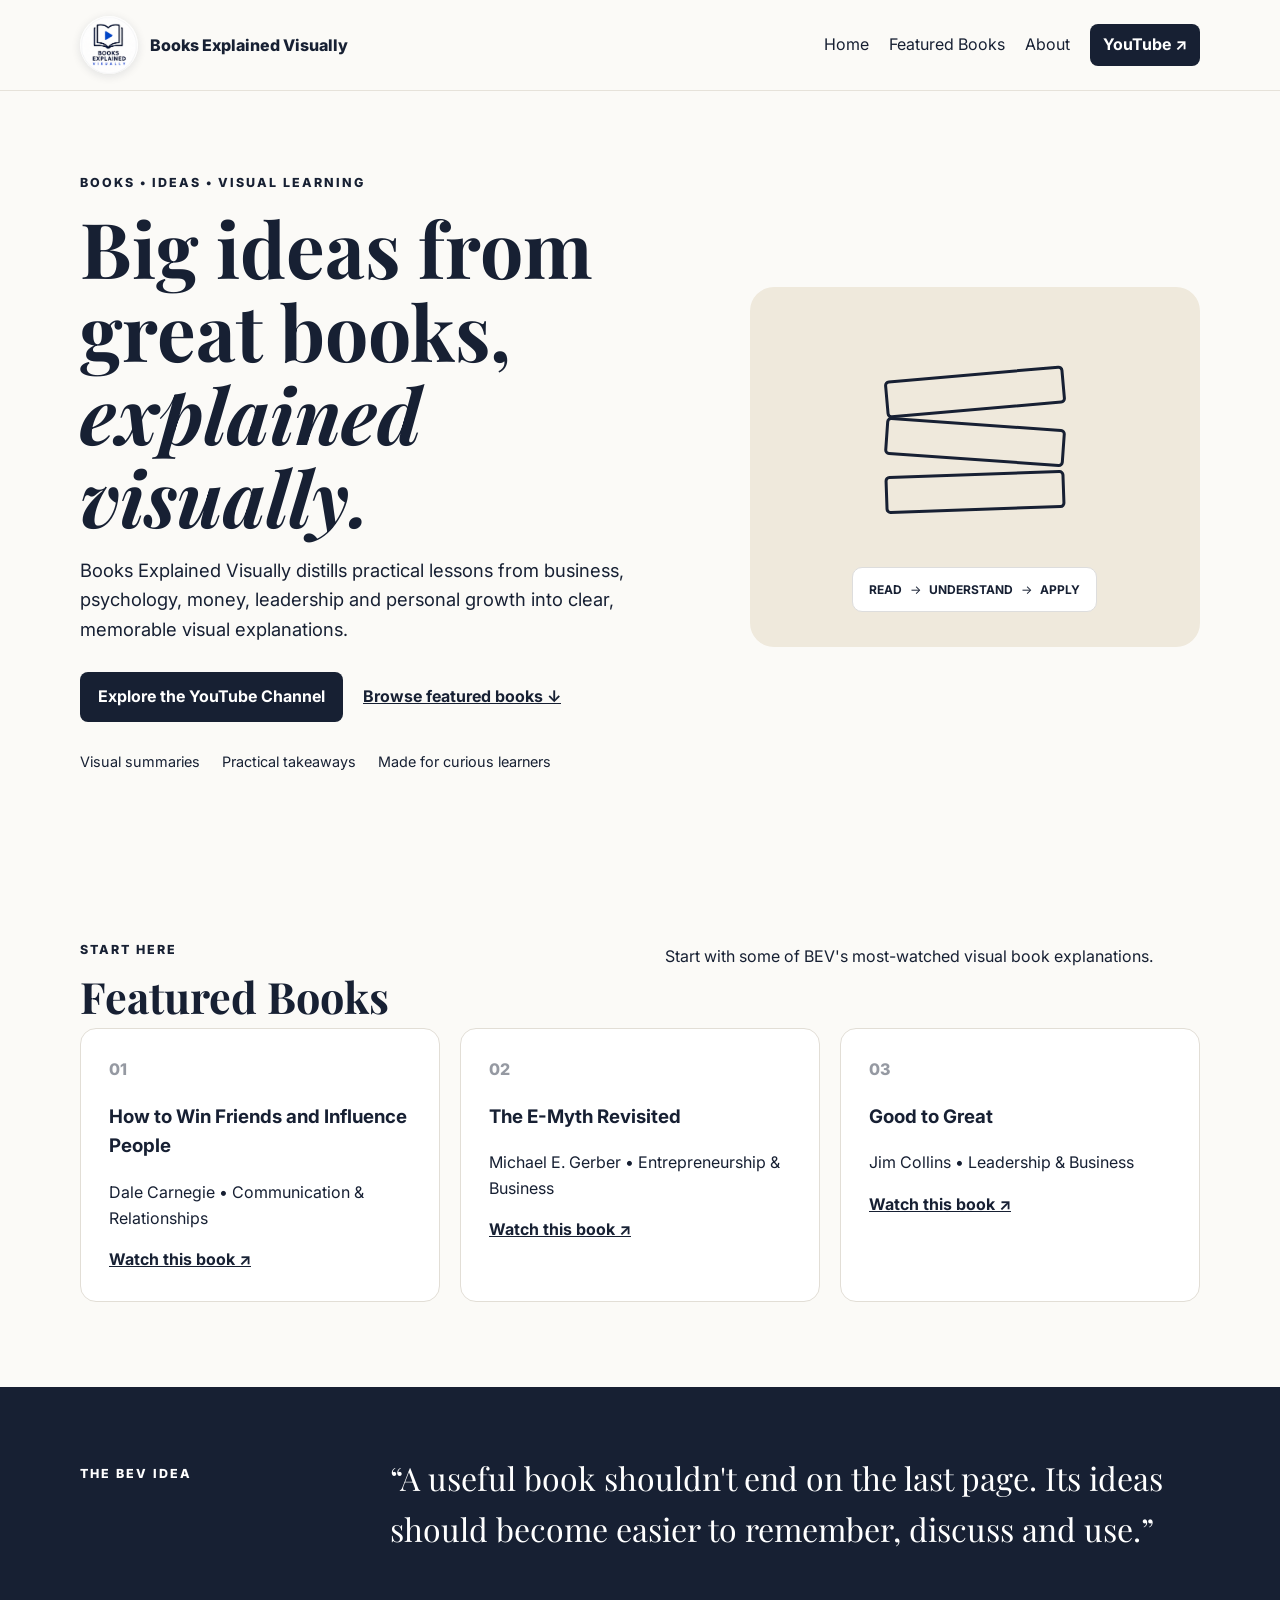
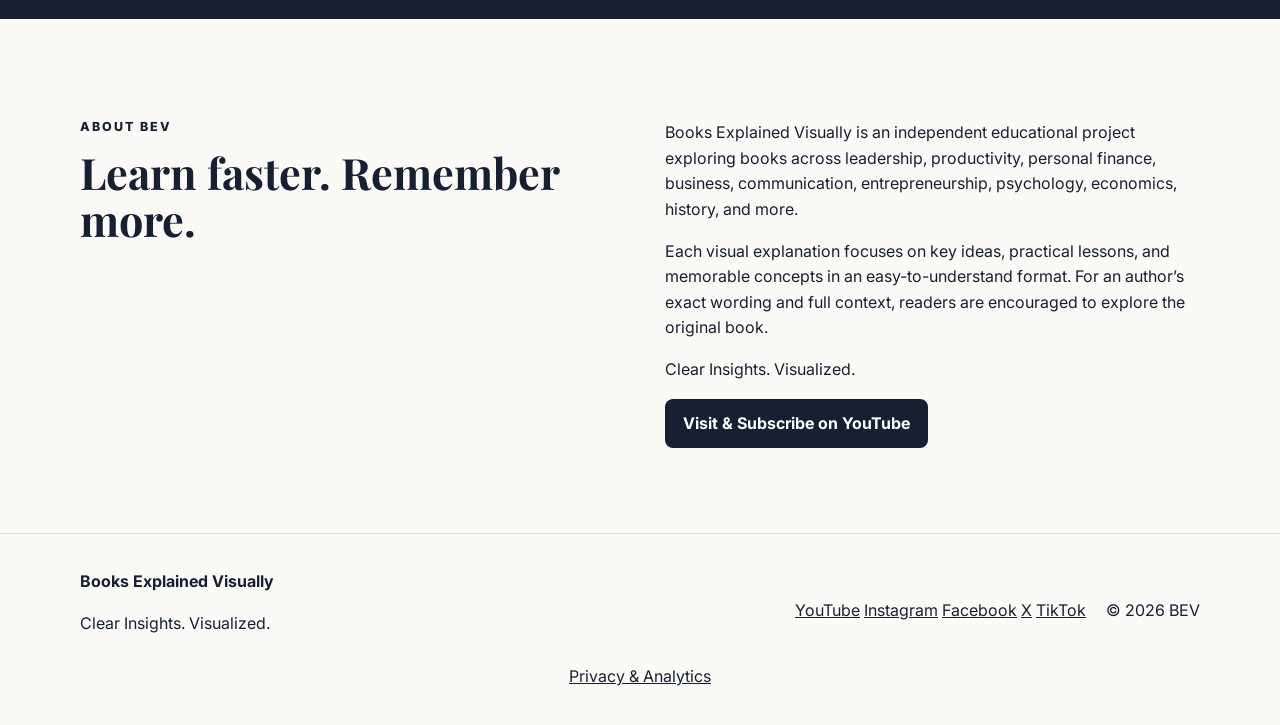
<file: index.html>
<!doctype html>
<html lang="en">
<head>
  <!-- Google Tag Manager -->
  <script>(function(w,d,s,l,i){w[l]=w[l]||[];w[l].push({'gtm.start':
  new Date().getTime(),event:'gtm.js'});var f=d.getElementsByTagName(s)[0],
  j=d.createElement(s),dl=l!='dataLayer'?'&l='+l:'';j.async=true;j.src=
  'https://www.googletagmanager.com/gtm.js?id='+i+dl;f.parentNode.insertBefore(j,f);
  })(window,document,'script','dataLayer','GTM-5MW9NNTH');</script>
  <!-- End Google Tag Manager -->
  <meta charset="utf-8" />
  <meta name="viewport" content="width=device-width,initial-scale=1" />
  <meta name="description" content="Books Explained Visually turns big ideas from great books into clear visual explanations." />
  <title>Books Explained Visually | Big Ideas, Made Visual</title>
  <link rel="preconnect" href="https://fonts.googleapis.com">
  <link rel="preconnect" href="https://fonts.gstatic.com" crossorigin>
  <link href="https://fonts.googleapis.com/css2?family=Inter:wght@400;600;700;800&family=Playfair+Display:wght@700&display=swap" rel="stylesheet">
  <link rel="stylesheet" href="styles.css" />

</head>
<body>
  <!-- Google Tag Manager (noscript) -->
  <noscript><iframe src="https://www.googletagmanager.com/ns.html?id=GTM-5MW9NNTH"
  height="0" width="0" style="display:none;visibility:hidden"></iframe></noscript>
  <!-- End Google Tag Manager (noscript) -->
  <header class="nav-wrap">
    <nav class="nav container" aria-label="Main navigation">
      <a class="brand" href="#top" data-track="nav_home" aria-label="Books Explained Visually home"><img class="brand-logo" src="bev-logo.png" alt="Books Explained Visually logo"><span class="brand-name">Books Explained Visually</span></a>
      <div class="nav-links">
        <a href="#top" data-track="nav_home_link">Home</a>
        <a href="#featured" data-track="nav_featured">Featured Books</a>
        <a href="#about" data-track="nav_about">About</a>
        <a class="button small" href="https://www.youtube.com/@BooksExplainedVisually" target="_blank" rel="noopener" data-event="youtube_click" data-label="nav_youtube">YouTube ↗</a>
      </div>
    </nav>
  </header>

  <main id="top">
    <section class="hero container">
      <div class="hero-copy">
        <p class="eyebrow">BOOKS • IDEAS • VISUAL LEARNING</p>
        <h1>Big ideas from great books, <span>explained visually.</span></h1>
        <p class="lede">Books Explained Visually distills practical lessons from business, psychology, money, leadership and personal growth into clear, memorable visual explanations.</p>
        <div class="actions">
          <a class="button" href="https://www.youtube.com/@BooksExplainedVisually" target="_blank" rel="noopener" data-event="youtube_click" data-label="hero_channel">Explore the YouTube Channel</a>
          <a class="text-link" href="#featured" data-track="hero_featured">Browse featured books ↓</a>
        </div>
        <div class="trust-row"><span>Visual summaries</span><span>Practical takeaways</span><span>Made for curious learners</span></div>
      </div>
      <div class="hero-art" aria-label="Abstract illustration of books becoming ideas">
        <div class="book book-a"></div><div class="book book-b"></div><div class="book book-c"></div>
        <div class="idea-card"><strong>READ</strong><span>→</span><strong>UNDERSTAND</strong><span>→</span><strong>APPLY</strong></div>
      </div>
    </section>

    <section id="featured" class="section container">
      <div class="section-head"><div><p class="eyebrow">START HERE</p><h2>Featured Books</h2></div><p>Start with some of BEV's most-watched visual book explanations.</p></div>
      <div class="cards">
        <article class="card"><div class="card-number">01</div><h3>How to Win Friends and Influence People</h3><p>Dale Carnegie • Communication &amp; Relationships</p><a href="https://www.youtube.com/watch?v=RWJ8njNSggs" target="_blank" rel="noopener" data-event="book_click" data-label="how_to_win_friends" data-book-name="How to Win Friends and Influence People">Watch this book ↗</a></article>
        <article class="card"><div class="card-number">02</div><h3>The E-Myth Revisited</h3><p>Michael E. Gerber • Entrepreneurship &amp; Business</p><a href="https://www.youtube.com/watch?v=Z5kxqommUKA" target="_blank" rel="noopener" data-event="book_click" data-label="e_myth_revisited" data-book-name="The E-Myth Revisited">Watch this book ↗</a></article>
        <article class="card"><div class="card-number">03</div><h3>Good to Great</h3><p>Jim Collins • Leadership &amp; Business</p><a href="https://www.youtube.com/watch?v=ibdEaZVSakw" target="_blank" rel="noopener" data-event="book_click" data-label="good_to_great" data-book-name="Good to Great">Watch this book ↗</a></article>
      </div>
    </section>

    <section class="manifesto">
      <div class="container manifesto-grid"><p class="eyebrow">THE BEV IDEA</p><blockquote>“A useful book shouldn't end on the last page. Its ideas should become easier to remember, discuss and use.”</blockquote></div>
    </section>

    <section id="about" class="section container about">
      <div><p class="eyebrow">ABOUT BEV</p><h2>Learn faster. Remember more.</h2></div>
      <div><p>Books Explained Visually is an independent educational project exploring books across leadership, productivity, personal finance, business, communication, entrepreneurship, psychology, economics, history, and more.</p><p>Each visual explanation focuses on key ideas, practical lessons, and memorable concepts in an easy-to-understand format. For an author’s exact wording and full context, readers are encouraged to explore the original book.</p><p class="brand-line">Clear Insights. Visualized.</p><a class="button" href="https://www.youtube.com/@BooksExplainedVisually?sub_confirmation=1" target="_blank" rel="noopener" data-event="youtube_subscribe_click" data-label="about_subscribe">Visit &amp; Subscribe on YouTube</a></div>
    </section>
  </main>

  <footer>
    <div class="container footer-inner">
      <div><strong>Books Explained Visually</strong><p>Clear Insights. Visualized.</p></div>
      <div class="footer-right">
        <div class="social-links" aria-label="Books Explained Visually social media">
          <a href="https://www.youtube.com/@BooksExplainedVisually" target="_blank" rel="noopener" data-event="social_click" data-label="youtube">YouTube</a>
          <a href="https://www.instagram.com/booksexplainedvisually/" target="_blank" rel="noopener" data-event="social_click" data-label="instagram">Instagram</a>
          <a href="https://www.facebook.com/profile.php?id=61593027488732" target="_blank" rel="noopener" data-event="social_click" data-label="facebook">Facebook</a>
          <a href="https://x.com/BooksExplainedV" target="_blank" rel="noopener" data-event="social_click" data-label="x">X</a>
          <a href="https://www.tiktok.com/@booksexplainedvisually" target="_blank" rel="noopener" data-event="social_click" data-label="tiktok">TikTok</a>
        </div>
        <span>© <span id="year"></span> BEV</span>
      </div>
    </div>
    <p class="privacy-link"><a href="privacy.html">Privacy &amp; Analytics</a></p>
  </footer>

  <script src="script.js"></script>
</body>
</html>
</file>
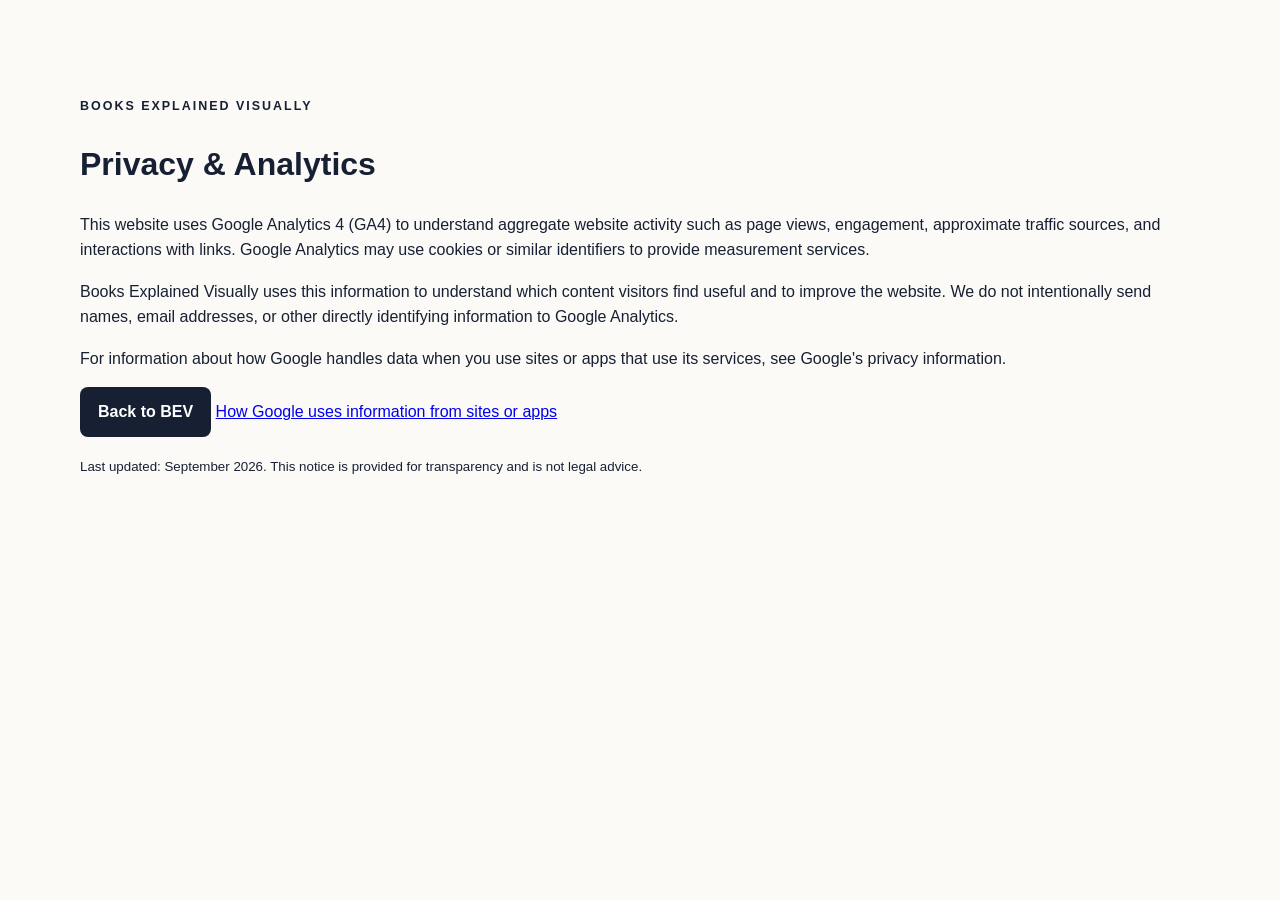
<file: privacy.html>
<!doctype html><html lang="en"><head><meta charset="utf-8"><meta name="viewport" content="width=device-width,initial-scale=1"><title>Privacy & Analytics | Books Explained Visually</title><link rel="stylesheet" href="styles.css"></head><body><main class="section container"><p class="eyebrow">BOOKS EXPLAINED VISUALLY</p><h1>Privacy & Analytics</h1><p>This website uses Google Analytics 4 (GA4) to understand aggregate website activity such as page views, engagement, approximate traffic sources, and interactions with links. Google Analytics may use cookies or similar identifiers to provide measurement services.</p><p>Books Explained Visually uses this information to understand which content visitors find useful and to improve the website. We do not intentionally send names, email addresses, or other directly identifying information to Google Analytics.</p><p>For information about how Google handles data when you use sites or apps that use its services, see Google's privacy information.</p><p><a class="button" href="index.html">Back to BEV</a> <a href="https://policies.google.com/technologies/partner-sites" target="_blank" rel="noopener">How Google uses information from sites or apps</a></p><p><small>Last updated: September 2026. This notice is provided for transparency and is not legal advice.</small></p></main></body></html>
</file>
<file: styles.css>
*{box-sizing:border-box}html{scroll-behavior:smooth}body{margin:0;font-family:Inter,Arial,sans-serif;color:#172033;background:#fbfaf7;line-height:1.6}.container{width:min(1120px,90%);margin:auto}.nav-wrap{position:sticky;top:0;background:rgba(251,250,247,.95);border-bottom:1px solid #e6e2da;z-index:10}.nav{display:flex;justify-content:space-between;align-items:center;padding:16px 0}.brand{display:flex;gap:12px;align-items:center;font-weight:800;color:#172033;text-decoration:none}.brand-logo{width:58px;height:58px;object-fit:cover;border-radius:50%;box-shadow:0 2px 10px rgba(23,32,51,.12)}.brand-name{font-size:1rem;line-height:1.15}.nav-links{display:flex;gap:20px;align-items:center}.nav a{color:#172033;text-decoration:none}.button{display:inline-block;background:#172033;color:white!important;padding:12px 18px;border-radius:8px;text-decoration:none;font-weight:700}.button.small{padding:8px 13px}.hero{display:grid;grid-template-columns:1.15fr .85fr;gap:60px;align-items:center;min-height:72vh;padding:70px 0}.eyebrow{font-size:.78rem;font-weight:800;letter-spacing:.16em}.hero h1,.section h2{font-family:'Playfair Display',Georgia,serif;line-height:1.08}.hero h1{font-size:clamp(2.7rem,6vw,5.4rem);margin:.15em 0}.hero h1 span{font-style:italic}.lede{font-size:1.15rem;max-width:680px}.actions{display:flex;gap:20px;align-items:center;margin:28px 0}.text-link{font-weight:700;color:#172033}.trust-row{display:flex;gap:22px;flex-wrap:wrap;font-size:.9rem}.hero-art{min-height:360px;position:relative;background:#efe9dc;border-radius:24px;padding:50px;display:flex;align-items:center;justify-content:center}.book{position:absolute;width:180px;height:38px;border:3px solid #172033;border-radius:5px}.book-a{transform:translateY(-75px) rotate(-5deg)}.book-b{transform:translateY(-25px) rotate(4deg)}.book-c{transform:translateY(25px) rotate(-2deg)}.idea-card{position:absolute;bottom:35px;background:white;border:1px solid #ddd;padding:12px 16px;border-radius:10px;display:flex;gap:8px;font-size:.75rem}.section{padding:85px 0}.section-head,.about{display:grid;grid-template-columns:1fr 1fr;gap:50px}.section h2{font-size:2.7rem;margin:.2em 0}.cards{grid-column:1/-1;display:grid;grid-template-columns:repeat(3,1fr);gap:20px}.card{background:white;border:1px solid #e2ded6;border-radius:16px;padding:28px}.card-number{font-weight:800;opacity:.45}.card a{font-weight:700;color:#172033}.manifesto{background:#172033;color:white;padding:65px 0}.manifesto-grid{display:grid;grid-template-columns:1fr 3fr;gap:40px}.manifesto blockquote{font-family:'Playfair Display',Georgia,serif;font-size:2rem;margin:0}footer{border-top:1px solid #e2ded6;padding:35px 0}.footer-inner{display:flex;justify-content:space-between}.footer-inner div:last-child{display:flex;gap:20px;align-items:center}.footer-inner a,.privacy-link a{color:#172033}.privacy-link{text-align:center;margin:12px 0 0}@media(max-width:760px){.brand-logo{width:48px;height:48px}.brand-name{max-width:150px;font-size:.9rem}.hero,.section-head,.about,.manifesto-grid{grid-template-columns:1fr}.hero{padding:45px 0}.hero-art{min-height:280px}.cards{grid-template-columns:1fr}.nav-links a:not(.button){display:none}.actions{align-items:flex-start;flex-direction:column}.footer-inner{flex-direction:column;gap:15px}}
</file>
